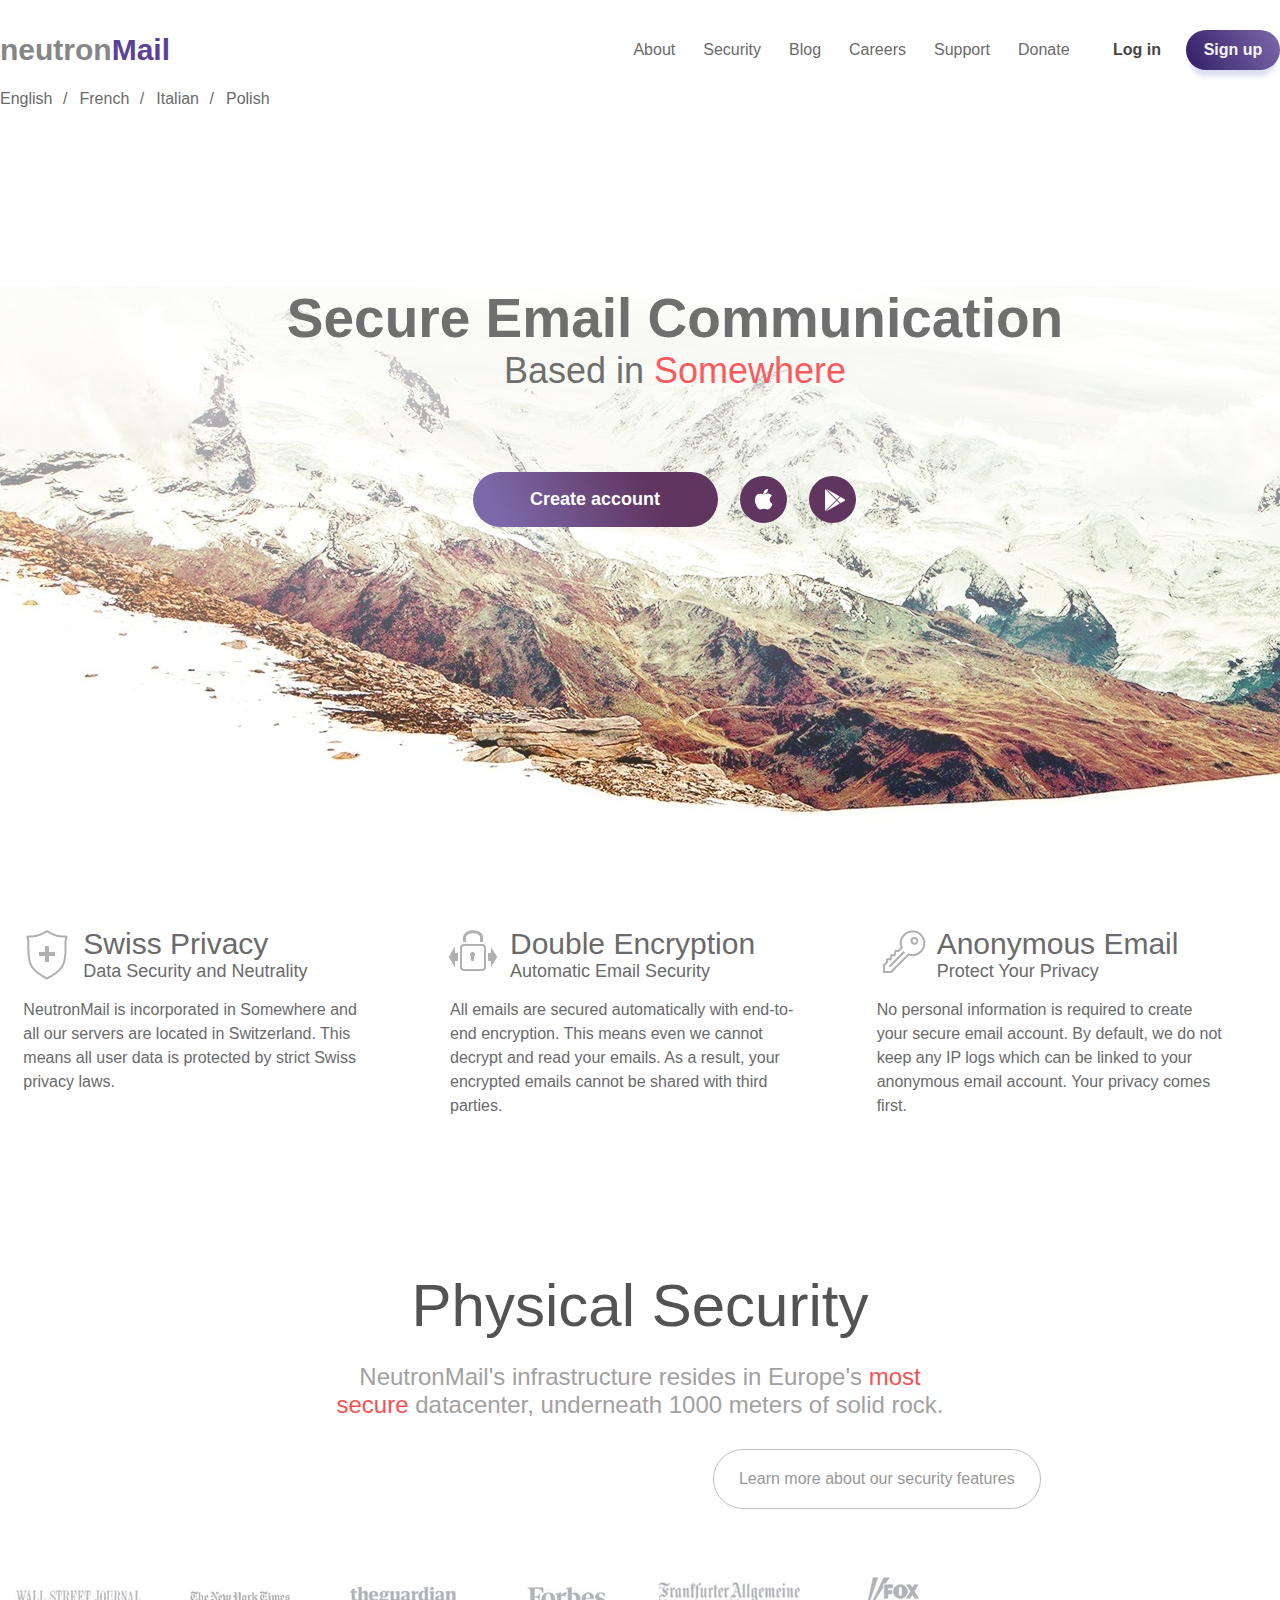
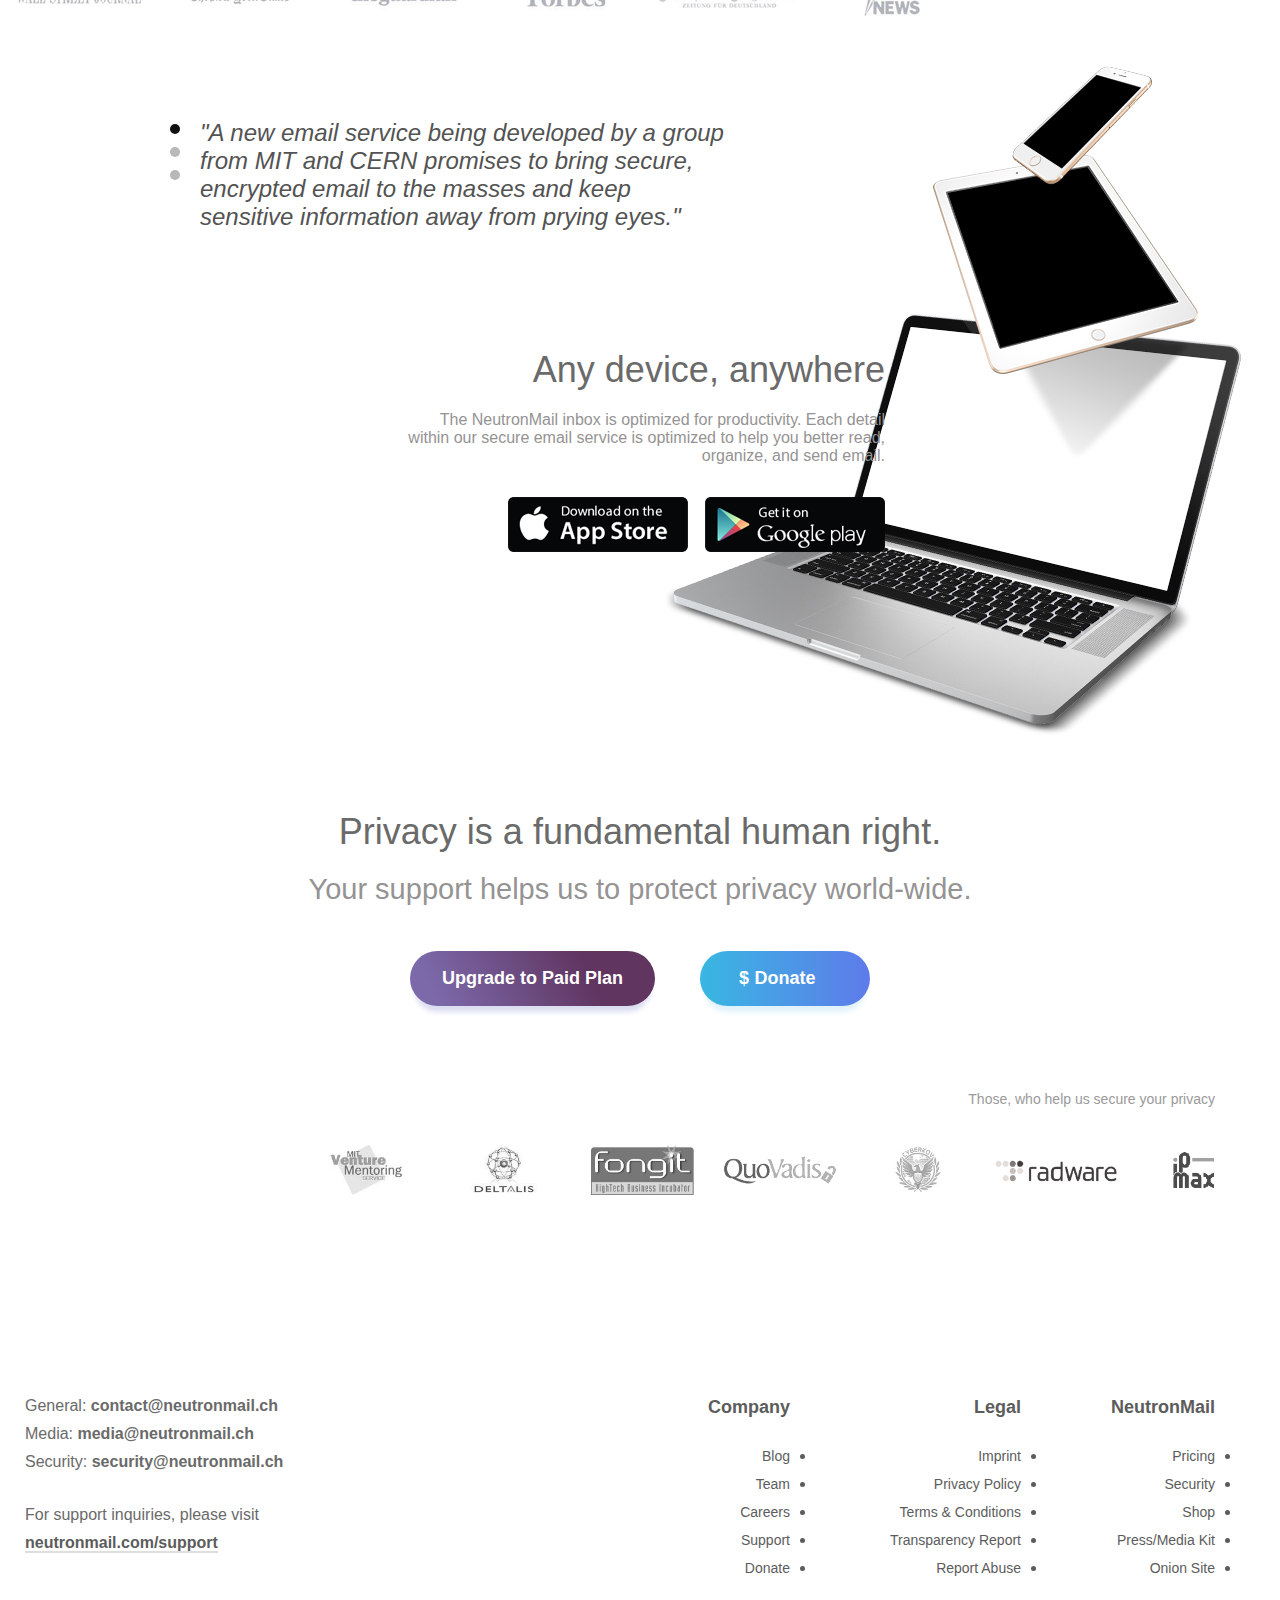
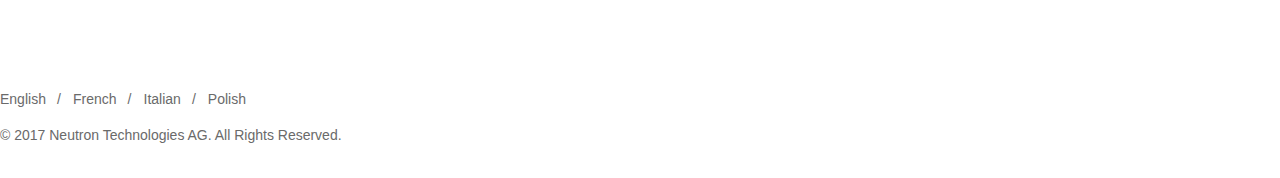
<file: index.html>
﻿<!DOCTYPE html>
<html lang="en">
  <head> <meta charset="UTF-8" />
    <title>NeutronMail</title>
    <link rel="stylesheet" href="css/style.css">
    <link rel="stylesheet" href="https://use.fontawesome.com/releases/v5.8.1/css/all.css" integrity="sha384-50oBUHEmvpQ+1lW4y57PTFmhCaXp0ML5d60M1M7uH2+nqUivzIebhndOJK28anvf" crossorigin="anonymous">
  </head>
  <body>
      <header class="content">
        <div class="header-up">
            <a href="#" class="menu-btn">
                <span></span>
            </a>

            <div class="burger-nav">
                  <ul>
                    <li><a href="#"><i class="fas fa-info"></i>About</a></li>
                    <li><a href="#"><i class="fas fa-shield-alt"></i>Security</a></li>
                    <li><a href="#"><i class="fas fa-blog"></i>Blog</a></li>
                    <li><a href="#"><i class="fas fa-briefcase"></i>Careers</a></li>
                    <li><a href="#"><i class="fas fa-phone"></i>Support</a></li>
                    <li><a href="#"><i class="fas fa-donate"></i>Donate</a></li>
                </ul>
            </div>

            <div class="logo">
                <a href="#">neutron<span>Mail</span></a>
              </div>
              <nav>
                <ul>
                  <li><a href="#">About</a></li>
                  <li><a href="#">Security</a></li>
                  <li><a href="#">Blog</a></li>
                  <li><a href="#">Careers</a></li>
                  <li><a href="#">Support</a></li>
                  <li><a href="#">Donate</a></li>
                </ul>
              </nav>
              <div class="log-in">
                <a href="#">Log in</a>
                <button>Sign up</button>
              </div>
        </div>
        <div class="languages">
          <ul>
            <li><span>English</span></li>
            <li><span>French</span></li>
            <li><span>Italian</span></li>
            <li><span>Polish</span></li>
          </ul>
        </div>
        
      </header>

        <main>
          <div class="content">
              <div class="headLine">
                  <h1>Secure Email Communication</h1>
                  <h2>Based in <span>Somewhere</span></h2>
                  <div class="buttons">
                    <button id="create">Create account</button>
                    <button id="apple"><span></span></button>
                    <button id="playMarket"><span></span></button>
                  </div>
              </div>

                <div class="main__content">
                  <div class="cards">
                      <div id="card__1" class="card">
                          <span></span>
                          <h4>Swiss Privacy</h4>
                          <h5>Data Security and Neutrality</h5>
                          <p>NeutronMail is incorporated in Somewhere and all our servers are located in Switzerland. 
                            This means all user data is
                            protected by strict Swiss privacy laws.</p>
                        </div>
                        <div id="card__2" class="card">
                          <span></span>
                          <h4>Double Encryption</h4>
                          <h5>Automatic Email Security</h5>
                          <p>All emails are secured automatically with end-to-end encryption. 
                            This means even we cannot decrypt and read your emails. 
                            As a result, your encrypted emails cannot
                              be shared with third parties.</p>
                        </div>
                        <div id="card__3" class="card">
                          <span></span>
                          <h4>Anonymous Email</h4>
                          <h5>Protect Your Privacy</h5>
                          <p>No personal information is required to create your secure email account. By default, 
                            we do not keep any IP logs which can be linked to your anonymous email account. Your privacy comes first.</p>
                        </div>

                  </div>

                  <div class="main__headline">
                    <h2>Physical Security</h2>
                    <h3>NeutronMail's infrastructure resides in Europe's <span>most secure</span> datacenter, 
                        underneath 1000 meters of solid rock.</h3>
                    <div class="learn-more">
                      <button>Learn more about our security features</button>
                    </div>

                    <div class="companies">
                      <img src="img/Layer-16.jpg" alt="companies-1">
                    </div>

                    <div class="quotes-slider">
                        <div class="button-quotes"></div>

                        <div class="sliderQuote">
                          <p id="sliderQuote"></p>
                        </div>
                        
                    </div>

                    

                  </div>

                  <div class="main__bottom">
                    <div class="main__bottom-content">
                      <h4>Any device, anywhere</h4>
                      <h5>The NeutronMail inbox is optimized for productivity. 
                        Each detail within our secure email service is optimized to help you better read, organize, and send email.</h5>
                      <div class="main__bottom-buttons">
                        <button id="appleSecond"></button>
                        <button id="playMarketSecond"></button>
                      </div>
                    </div>                  
                  </div>

                  <div class="donate">
                    <h4>Privacy is a fundamental human right.</h4>
                    <h5>Your support helps us to protect privacy world-wide.</h5>
                    <div class="donate__buttons">
                      <button id="upgrade">Upgrade to Paid Plan</button>
                      <button id="donate"><span>&#36;</span>Donate</button>
                    </div>
                  </div>
                </div>

                
          </div>
        </main>

      <footer>
        <div class="content">
          <p>Those, who help us secure your privacy</p>
          <div class="footer-image">
              <img src="img/Layer-31.jpg" alt="brands">
          </div>

          <div class="footer-nav">
            <div class="contacts">
              <ul>
                <li>General:<span> contact@neutronmail.ch</span></li>
                <li>Media:<span> media@neutronmail.ch</span></li>
                <li>Security:<span> security@neutronmail.ch</span></li>
                <li>For support inquiries, please visit</li>
                <li><a href="#">neutronmail.com/support</a></li>
              </ul>
            </div>

            <nav>
              <div class="company">
                <h4>Company</h4>
                <ul>
                  <li id="hmm"><a href="#">Blog</a></li>
                  <li><a href="#">Team</a></li>
                  <li><a href="#">Careers</a></li>
                  <li><a href="#">Support</a></li>
                  <li><a href="#">Donate</a></li>
                </ul>
              </div>
            
              <div class="legal">
                  <h4>Legal</h4>
                  <ul>
                    <li><a href="#">Imprint</a></li>
                    <li><a href="#">Privacy Policy</a></li>
                    <li><a href="#">Terms & Conditions</a></li>
                    <li><a href="#">Transparency Report</a></li>
                    <li><a href="#">Report Abuse</a></li>
                  </ul>
              </div>

              <div class="neutron">
                  <h4>NeutronMail</h4>
                  <ul>
                      <li><a href="#">Pricing</a></li>
                      <li><a href="#">Security</a></li>
                      <li><a href="#">Shop</a></li>
                      <li><a href="#">Press/Media Kit</a></li>
                      <li><a href="#">Onion Site</a></li>
                    </ul>
                </div>

              </nav>

          </div>

          <div class="footer__bottom">
            <div class="socialNetworks">
                <div class="socials">
                    <ul>
                      <li><span>English</span></li>
                      <li><span>French</span></li>
                      <li><span>Italian</span></li>
                      <li><span>Polish</span></li>
                    </ul>
                  </div>
                
                <div class="designed">
                  © 2017 Neutron Technologies AG. All Rights Reserved.
                </div>
            </div>
          </div>

        </div>
      </footer>

  <script src="js/jquery-3.3.1.min.js"></script>
  <script src="js/common.js"></script>
  </body>
</html>
</file>
<file: css/style.css>
@import url("https://fonts.googleapis.com/css?family=Titillium+Web:400,600,700, 700i");
.header-up {
  width: 100%;
  display: -webkit-box;
  display: -webkit-flex;
  display: -ms-flexbox;
  display: flex;
  -webkit-box-pack: justify;
  -webkit-justify-content: space-between;
      -ms-flex-pack: justify;
          justify-content: space-between;
  -webkit-box-align: center;
  -webkit-align-items: center;
      -ms-flex-align: center;
          align-items: center;
  -webkit-flex-wrap: wrap;
      -ms-flex-wrap: wrap;
          flex-wrap: wrap;
  margin-top: 30px; }
  .header-up .logo a {
    color: #858688;
    font-size: 30px;
    font-weight: 700; }
    .header-up .logo a span {
      color: #5B4295; }
  .header-up nav {
    margin-left: 35%; }
  .header-up nav ul {
    padding: 0.4em;
    display: -webkit-box;
    display: -webkit-flex;
    display: -ms-flexbox;
    display: flex; }
  .header-up li {
    margin-right: 28px; }
  .header-up a {
    color: #6A6A6A; }
    .header-up a:hover {
      color: #9D9D9D; }
  .header-up .log-in {
    display: -webkit-box;
    display: -webkit-flex;
    display: -ms-flexbox;
    display: flex;
    -webkit-box-align: center;
    -webkit-align-items: center;
        -ms-flex-align: center;
            align-items: center; }
    .header-up .log-in a {
      margin-right: 25px;
      font-weight: 700;
      color: #454545; }
    .header-up .log-in button {
      color: #F6F5F9;
      font-weight: 700;
      font-size: 16px;
      width: 94px;
      height: 40px;
      -webkit-border-radius: 20px;
              border-radius: 20px;
      background: #7c69aa;
      -webkit-box-shadow: 0px 10px 5px -4px rgba(124, 133, 205, 0.28);
              box-shadow: 0px 10px 5px -4px rgba(124, 133, 205, 0.28);
      background: -webkit-linear-gradient(205deg, #7c69aa 0%, #331e66 100%, #00d4ff 100%);
      background: -o-linear-gradient(205deg, #7c69aa 0%, #331e66 100%, #00d4ff 100%);
      background: linear-gradient(245deg, #7c69aa 0%, #331e66 100%, #00d4ff 100%); }
      .header-up .log-in button:hover {
        background: #7c69aa;
        background: -webkit-linear-gradient(205deg, #7c69aa 0%, #8565d1 100%, #00d4ff 100%);
        background: -o-linear-gradient(205deg, #7c69aa 0%, #8565d1 100%, #00d4ff 100%);
        background: linear-gradient(245deg, #7c69aa 0%, #8565d1 100%, #00d4ff 100%); }

.languages ul {
  display: -webkit-box;
  display: -webkit-flex;
  display: -ms-flexbox;
  display: flex;
  margin-top: 20px; }
  .languages ul li {
    margin-right: 27px;
    position: relative; }
    .languages ul li::after {
      content: '/';
      right: -15px;
      position: absolute; }
  .languages ul li:last-child::after {
    content: none; }
  .languages ul li span:hover {
    color: #9D9D9D;
    font-weight: 700;
    border-bottom: 1px solid #BFC5D4;
    cursor: pointer;
    padding-bottom: 3px; }

.menu-btn {
  display: none;
  width: 50px;
  height: 50px;
  background-color: #fff;
  -webkit-border-radius: 50%;
          border-radius: 50%;
  position: relative; }

.menu-btn span,
.menu-btn span::before,
.menu-btn span::after {
  position: absolute;
  top: 50%;
  margin-top: -1px;
  left: 50%;
  margin-left: -10px;
  width: 20px;
  height: 2px;
  background-color: #5B4295; }

.menu-btn span::before,
.menu-btn span::after {
  content: '';
  display: block;
  -webkit-transition: 0.2s;
  -o-transition: 0.2s;
  transition: 0.2s; }

.menu-btn span::before {
  -webkit-transform: translateY(-5px);
      -ms-transform: translateY(-5px);
          transform: translateY(-5px); }

.menu-btn span::after {
  -webkit-transform: translateY(5px);
      -ms-transform: translateY(5px);
          transform: translateY(5px); }

.menu-btn_active span {
  height: 0; }

.menu-btn_active span:before {
  -webkit-transform: rotate(-45deg);
      -ms-transform: rotate(-45deg);
          transform: rotate(-45deg); }

.menu-btn_active span:after {
  -webkit-transform: rotate(45deg);
      -ms-transform: rotate(45deg);
          transform: rotate(45deg); }

.menu-block {
  display: -webkit-box;
  display: -webkit-flex;
  display: -ms-flexbox;
  display: flex;
  -webkit-box-pack: center;
  -webkit-justify-content: center;
      -ms-flex-pack: center;
          justify-content: center;
  -webkit-box-align: center;
  -webkit-align-items: center;
      -ms-flex-align: center;
          align-items: center; }

.menu-nav {
  background-color: #fff;
  height: 50px; }

.menu-nav__link {
  display: inline-block;
  text-decoration: none;
  color: #fff;
  margin-right: 20px; }

.menu-nav__link {
  -webkit-transition: 0.5s;
  -o-transition: 0.5s;
  transition: 0.5s;
  -webkit-transform-origin: right center;
      -ms-transform-origin: right center;
          transform-origin: right center;
  -webkit-transform: translateX(50%);
      -ms-transform: translateX(50%);
          transform: translateX(50%);
  opacity: 0; }

.menu-nav__link_active {
  -webkit-transform: translateX(0%);
      -ms-transform: translateX(0%);
          transform: translateX(0%);
  opacity: 1; }

.burger-nav {
  display: none; }

main {
  background-image: url(../img/Layer-21.jpg);
  background-repeat: no-repeat; }
  main .content {
    background-color: rgba(255, 255, 255, 0); }
  main .headLine {
    margin-top: 178px;
    margin-left: 70px; }
  main h1 {
    font-size: 55px;
    font-weight: 600;
    color: #6F6F6F; }
  main h2 {
    font-size: 36px;
    font-weight: 400;
    color: #6E6F6E; }
    main h2 span {
      color: #FC595D; }
  main .buttons {
    display: -webkit-box;
    display: -webkit-flex;
    display: -ms-flexbox;
    display: flex;
    -webkit-box-pack: center;
    -webkit-justify-content: center;
        -ms-flex-pack: center;
            justify-content: center;
    -webkit-box-align: center;
    -webkit-align-items: center;
        -ms-flex-align: center;
            align-items: center;
    margin-top: 80px; }
    main .buttons #create {
      width: 245px;
      height: 55px;
      font-size: 18px;
      color: #FFFFFF;
      font-weight: 700;
      -webkit-border-radius: 30px;
              border-radius: 30px;
      background: #603560;
      background: -webkit-linear-gradient(205deg, #603560 28%, #7c69aa 89%);
      background: -o-linear-gradient(205deg, #603560 28%, #7c69aa 89%);
      background: linear-gradient(245deg, #603560 28%, #7c69aa 89%); }
      main .buttons #create:hover {
        background: #603560;
        background: -webkit-linear-gradient(205deg, #603560 0%, #7c69aa 0%);
        background: -o-linear-gradient(205deg, #603560 0%, #7c69aa 0%);
        background: linear-gradient(245deg, #603560 0%, #7c69aa 0%); }
    main .buttons #apple {
      width: 47px;
      height: 47px;
      -webkit-border-radius: 50%;
              border-radius: 50%;
      background: #603560;
      background: -webkit-linear-gradient(205deg, #603560 99%, #7c69aa 100%);
      background: -o-linear-gradient(205deg, #603560 99%, #7c69aa 100%);
      background: linear-gradient(245deg, #603560 99%, #7c69aa 100%);
      position: relative; }
      main .buttons #apple span {
        position: absolute;
        top: 13px;
        left: 15px;
        width: 18px;
        height: 21px;
        background-image: url(../img/Sprite.png);
        background-position: -37px -15px; }
      main .buttons #apple:hover {
        background: #603560;
        background: -webkit-linear-gradient(205deg, #603560 0%, #7c69aa 0%);
        background: -o-linear-gradient(205deg, #603560 0%, #7c69aa 0%);
        background: linear-gradient(245deg, #603560 0%, #7c69aa 0%); }
    main .buttons #playMarket {
      width: 47px;
      height: 47px;
      -webkit-border-radius: 50%;
              border-radius: 50%;
      background: #603560;
      background: -webkit-linear-gradient(205deg, #603560 99%, #7c69aa 100%);
      background: -o-linear-gradient(205deg, #603560 99%, #7c69aa 100%);
      background: linear-gradient(245deg, #603560 99%, #7c69aa 100%);
      position: relative; }
      main .buttons #playMarket span {
        position: absolute;
        top: 13px;
        left: 16px;
        width: 20px;
        height: 22px;
        background-image: url(../img/Sprite.png);
        background-position: -77px -15px; }
      main .buttons #playMarket:hover {
        background: #603560;
        background: -webkit-linear-gradient(205deg, #603560 0%, #7c69aa 0%);
        background: -o-linear-gradient(205deg, #603560 0%, #7c69aa 0%);
        background: linear-gradient(245deg, #603560 0%, #7c69aa 0%); }
    main .buttons button {
      margin-right: 22px; }
  main .main__content {
    margin-top: 400px; }
    main .main__content .cards {
      margin-bottom: 137px;
      display: -webkit-box;
      display: -webkit-flex;
      display: -ms-flexbox;
      display: flex;
      -webkit-justify-content: space-around;
          -ms-flex-pack: distribute;
              justify-content: space-around; }
    main .main__content .card {
      min-width: 380px; }
      main .main__content .card p {
        line-height: 1.5em;
        max-width: 350px;
        text-align: center;
        text-align: left; }
      main .main__content .card h4 {
        position: relative;
        font-size: 30px;
        font-weight: 400;
        text-align: left;
        margin-left: 60px; }
      main .main__content .card h5 {
        font-size: 18px;
        font-weight: 400;
        text-align: left;
        margin-left: 60px; }
    main .main__content #card__1 h4::before {
      content: '';
      position: absolute;
      top: -7px;
      left: -70px;
      width: 67px;
      height: 68px;
      background-image: url(../img/Sprite.png);
      background-position: -190px -5px; }
    main .main__content #card__2 h4::before {
      content: '';
      position: absolute;
      top: -17px;
      left: -85px;
      width: 85px;
      height: 74px;
      background-image: url(../img/Sprite.png);
      background-position: -324px -5px; }
    main .main__content #card__3 h4::before {
      content: '';
      position: absolute;
      top: -8px;
      left: -70px;
      width: 70px;
      height: 60px;
      background-image: url(../img/Sprite.png);
      background-position: -255px -103px; }
    main .main__content .main__headline h2 {
      font-size: 60px;
      font-weight: 100;
      color: #535353; }
    main .main__content .main__headline h3 {
      font-size: 24px;
      font-weight: 400;
      color: #A2A0A0;
      max-width: 640px;
      margin-left: auto;
      margin-right: auto;
      margin-top: 23px; }
      main .main__content .main__headline h3 span {
        color: #F65151; }
    main .main__content .main__headline .learn-more {
      text-align: center; }
      main .main__content .main__headline .learn-more button {
        margin-top: 30px;
        margin-left: 37%;
        font-size: 16px;
        font-weight: 400;
        color: #989898;
        padding: 20px 25px;
        border: 1px solid #BFBFBF;
        -webkit-border-radius: 50px;
                border-radius: 50px; }
        main .main__content .main__headline .learn-more button:hover {
          color: #535353;
          border: 1px solid  #535353; }
    main .main__content .main__headline .companies {
      margin-top: 55px; }
      main .main__content .main__headline .companies img {
        max-width: 100%; }
    main .main__content .quotes-slider {
      height: 180px;
      margin-top: 85px;
      margin-left: 200px;
      position: relative; }
      main .main__content .quotes-slider .button-quotes {
        display: -webkit-box;
        display: -webkit-flex;
        display: -ms-flexbox;
        display: flex;
        -webkit-box-orient: vertical;
        -webkit-box-direction: normal;
        -webkit-flex-direction: column;
            -ms-flex-direction: column;
                flex-direction: column;
        position: absolute;
        top: -8px;
        left: -30px; }
        main .main__content .quotes-slider .button-quotes label {
          width: 10px;
          height: 10px;
          margin-top: 13px;
          -webkit-border-radius: 50%;
                  border-radius: 50%;
          cursor: pointer;
          background: #B8B8B8; }
        main .main__content .quotes-slider .button-quotes .quoteControls--isActive {
          background: #101010; }
      main .main__content .quotes-slider .sliderQuote {
        max-width: 529px;
        max-height: 150px; }
        main .main__content .quotes-slider .sliderQuote p {
          font-size: 24px;
          color: #535353;
          font-style: italic; }
  main .main__bottom {
    margin-top: 50px;
    position: relative; }
    main .main__bottom .main__bottom-content {
      max-width: 490px;
      text-align: right;
      margin: auto; }
      main .main__bottom .main__bottom-content h4 {
        font-size: 36px;
        font-weight: 400;
        text-align: right;
        margin-bottom: 20px; }
      main .main__bottom .main__bottom-content h5 {
        font-size: 16px;
        font-weight: 400;
        color: #959393;
        text-align: right; }
      main .main__bottom .main__bottom-content::after {
        content: '';
        position: absolute;
        width: 590px;
        height: 670px;
        background: url(../img/Laptop.jpg);
        background-repeat: no-repeat;
        bottom: -88%;
        right: 2%;
        z-index: -1; }
      main .main__bottom .main__bottom-content #appleSecond {
        width: 180px;
        height: 55px;
        background-image: url(../img/Sprite.png);
        background-position: -552px -15px;
        margin-right: 13px; }
      main .main__bottom .main__bottom-content #playMarketSecond {
        width: 180px;
        height: 55px;
        background-image: url(../img/Sprite.png);
        background-position: -57px -302px; }
    main .main__bottom .main__bottom-buttons {
      margin-top: 32px;
      margin-bottom: 164px; }
  main .donate {
    margin-top: 20%; }
    main .donate h4 {
      font-size: 36px;
      font-weight: 400;
      margin-bottom: 20px; }
    main .donate h5 {
      font-size: 29px;
      font-weight: 400;
      color: #959393; }
    main .donate .donate__buttons {
      margin-top: 45px;
      display: -webkit-box;
      display: -webkit-flex;
      display: -ms-flexbox;
      display: flex;
      -webkit-box-pack: center;
      -webkit-justify-content: center;
          -ms-flex-pack: center;
              justify-content: center;
      margin-bottom: 85px; }
      main .donate .donate__buttons #upgrade {
        margin-right: 45px;
        width: 245px;
        height: 55px;
        font-size: 18px;
        color: #FFFFFF;
        font-weight: 700;
        -webkit-border-radius: 30px;
                border-radius: 30px;
        background: #603560;
        background: -webkit-linear-gradient(205deg, #603560 28%, #7c69aa 89%);
        background: -o-linear-gradient(205deg, #603560 28%, #7c69aa 89%);
        background: linear-gradient(245deg, #603560 28%, #7c69aa 89%);
        -webkit-box-shadow: 0px 10px 5px -4px rgba(124, 133, 205, 0.28);
                box-shadow: 0px 10px 5px -4px rgba(124, 133, 205, 0.28); }
        main .donate .donate__buttons #upgrade:hover {
          background: #603560;
          background: -webkit-linear-gradient(205deg, #603560 0%, #7c69aa 0%);
          background: -o-linear-gradient(205deg, #603560 0%, #7c69aa 0%);
          background: linear-gradient(245deg, #603560 0%, #7c69aa 0%); }
      main .donate .donate__buttons #donate {
        position: relative;
        width: 170px;
        height: 55px;
        font-size: 18px;
        color: #FFFFFF;
        font-weight: 700;
        -webkit-border-radius: 30px;
                border-radius: 30px;
        background: -webkit-gradient(linear, left top, right top, from(#38b7e1), to(#5e7bea));
        background: -webkit-linear-gradient(left, #38b7e1 0%, #5e7bea 100%);
        background: -o-linear-gradient(left, #38b7e1 0%, #5e7bea 100%);
        background: linear-gradient(to right, #38b7e1 0%, #5e7bea 100%);
        -webkit-box-shadow: 0px 10px 5px -4px rgba(63, 173, 227, 0.16);
                box-shadow: 0px 10px 5px -4px rgba(63, 173, 227, 0.16); }
        main .donate .donate__buttons #donate span {
          position: absolute;
          left: 23%; }
        main .donate .donate__buttons #donate:hover {
          background: #35BCE0; }

footer .content p {
  font-weight: 400;
  text-align: right;
  font-size: 14px;
  color: #9A9A9A;
  margin-right: 65px; }

footer .content .footer-image {
  text-align: right;
  margin-bottom: 180px; }
  footer .content .footer-image img {
    max-width: 100%; }

footer .footer-nav {
  display: -webkit-box;
  display: -webkit-flex;
  display: -ms-flexbox;
  display: flex;
  -webkit-box-pack: justify;
  -webkit-justify-content: space-between;
      -ms-flex-pack: justify;
          justify-content: space-between;
  margin-bottom: 115px; }
  footer .footer-nav .contacts {
    margin-left: 25px;
    font-size: 16px; }
    footer .footer-nav .contacts ul li {
      margin-bottom: 10px; }
      footer .footer-nav .contacts ul li:nth-child(3) {
        margin-bottom: 35px; }
      footer .footer-nav .contacts ul li:nth-child(5) a {
        color: #5C5C5C;
        display: inline;
        font-weight: 700;
        border-bottom: 2px solid #DEDEDE; }
    footer .footer-nav .contacts span {
      font-weight: 700; }
  footer .footer-nav nav {
    display: -webkit-box;
    display: -webkit-flex;
    display: -ms-flexbox;
    display: flex;
    margin-right: 65px;
    text-align: right; }
    footer .footer-nav nav h4 {
      margin-bottom: 30px;
      text-align: right;
      font-size: 18px;
      font-weight: 700;
      color: #5C5C5C; }
    footer .footer-nav nav ul li {
      margin-top: 12px;
      font-size: 14px;
      position: relative; }
      footer .footer-nav nav ul li::before {
        content: '';
        right: -15px;
        top: 6px;
        position: absolute;
        width: 5px;
        height: 5px;
        background: #5C5C5C;
        -webkit-border-radius: 50%;
                border-radius: 50%; }
      footer .footer-nav nav ul li a {
        color: #5C5C5C; }
        footer .footer-nav nav ul li a:hover {
          border-bottom: 1px solid #BFC5D4;
          padding-bottom: 3px;
          color: #9D9D9D; }
    footer .footer-nav nav .legal {
      margin-right: 90px;
      margin-left: 100px; }

footer .footer__bottom .socials ul {
  display: -webkit-box;
  display: -webkit-flex;
  display: -ms-flexbox;
  display: flex;
  margin-top: 20px; }
  footer .footer__bottom .socials ul li {
    font-size: 14px;
    margin-right: 27px;
    position: relative; }
    footer .footer__bottom .socials ul li::after {
      content: '/';
      right: -15px;
      position: absolute; }
  footer .footer__bottom .socials ul li:last-child::after {
    content: none; }
  footer .footer__bottom .socials ul li span:hover {
    color: #9D9D9D;
    font-weight: 700;
    cursor: pointer; }

footer .footer__bottom .designed {
  margin-top: 20px;
  font-size: 14px;
  margin-bottom: 35px; }

@media all and (max-width: 1250px) {
  .header-up {
    width: 100%;
    margin: auto;
    -webkit-flex-wrap: wrap;
        -ms-flex-wrap: wrap;
            flex-wrap: wrap; }
  .languages {
    width: 90%;
    margin: auto; }
  .header-up nav {
    margin-left: 0; } }

@media all and (max-width: 1100px) {
  .cards {
    -webkit-flex-wrap: wrap;
        -ms-flex-wrap: wrap;
            flex-wrap: wrap;
    -webkit-box-orient: vertical;
    -webkit-box-direction: normal;
    -webkit-flex-direction: column;
        -ms-flex-direction: column;
            flex-direction: column; }
    .cards #card__1, .cards #card__2, .cards #card__3 {
      margin-left: auto;
      margin-right: auto;
      width: 80%;
      margin-top: 10%; }
      .cards #card__1 h4, .cards #card__1 h5, .cards #card__2 h4, .cards #card__2 h5, .cards #card__3 h4, .cards #card__3 h5 {
        text-align: center; }
      .cards #card__1 p, .cards #card__2 p, .cards #card__3 p {
        max-width: 100%;
        text-align: center; }
  .main__bottom-content::after {
    display: none; } }

@media all and (max-width: 1000px) {
  .quotes-slider {
    margin: auto; }
  header .header-up {
    position: relative; }
    header .header-up .menu-btn {
      display: block; }
    header .header-up nav {
      display: none; }
  main .headLine {
    margin-left: 0; }
    main .headLine h1 {
      font-size: 50px; }
  header .header-up .burger-nav {
    display: block;
    position: absolute;
    list-style: none;
    padding: 10px;
    margin: 0;
    -webkit-box-sizing: border-box;
            box-sizing: border-box;
    width: 100%;
    background-color: #858688;
    height: 100vh;
    top: 50px;
    left: -100%;
    -webkit-transition: left .2s;
    -o-transition: left .2s;
    transition: left .2s;
    z-index: 2;
    -webkit-transform: translateZ(0);
            transform: translateZ(0);
    -webkit-backface-visibility: hidden;
            backface-visibility: hidden; }
    header .header-up .burger-nav ul {
      text-align: center;
      width: 80%;
      margin: auto; }
      header .header-up .burger-nav ul li {
        margin: 10px;
        padding: 15px;
        border-bottom: 1px solid #B5B5B5; }
      header .header-up .burger-nav ul li a {
        font-size: 25px;
        color: #FFFF; }
        header .header-up .burger-nav ul li a i {
          margin-right: 15px; }
  header .header-up .burger-nav_active {
    left: 0px; }
  .footer__bottom .designed {
    text-align: center; } }

@media all and (max-width: 800px) {
  #card__1 p, #card__2 p, #card__3 p {
    font-size: 15px; }
  main .main__content .main__headline h3 {
    text-align: center;
    margin-left: 0; } }

@media all and (max-width: 700px) {
  footer .footer-nav nav {
    display: none; }
  .main__content .main__bottom .main__bottom-content h4 {
    text-align: center; }
  .main__content .main__bottom .main__bottom-content h5 {
    text-align: center; }
  .main__content .main__bottom .main__bottom-buttons {
    text-align: center; }
  .main__content .main__headline .quotes-slider {
    width: 80%;
    margin: auto; } }

@media all and (max-width: 600px) {
  main .main__content .donate h4 {
    max-width: 80%;
    margin: auto;
    font-size: 25px; }
  main .main__content .donate h5 {
    margin-top: 20px;
    font-size: 18px; }
  .footer__bottom .socials ul {
    -webkit-box-pack: center;
    -webkit-justify-content: center;
        -ms-flex-pack: center;
            justify-content: center; } }

* {
  -webkit-box-sizing: border-box;
          box-sizing: border-box; }

ul {
  list-style: none;
  margin: 0;
  padding: 0; }

body {
  margin: 0;
  font-family: 'Titillium', sans-serif;
  max-width: 1800px;
  margin: auto; }

a {
  text-decoration: none; }

input[type="search"]::-webkit-search-cancel-button {
  appearance: none;
  -webkit-appearance: none; }

.content {
  max-width: 1400px;
  margin-left: auto;
  margin-right: auto;
  color: #6A6A6A;
  background: #FFFFFF; }

input {
  border: none; }

input:focus, button:focus {
  outline: none; }

button {
  border: none;
  background-color: transparent;
  cursor: pointer; }

figure {
  margin: 0; }

h1, h2, h3, h4, h5 {
  margin: 0;
  text-align: center; }
</file>
